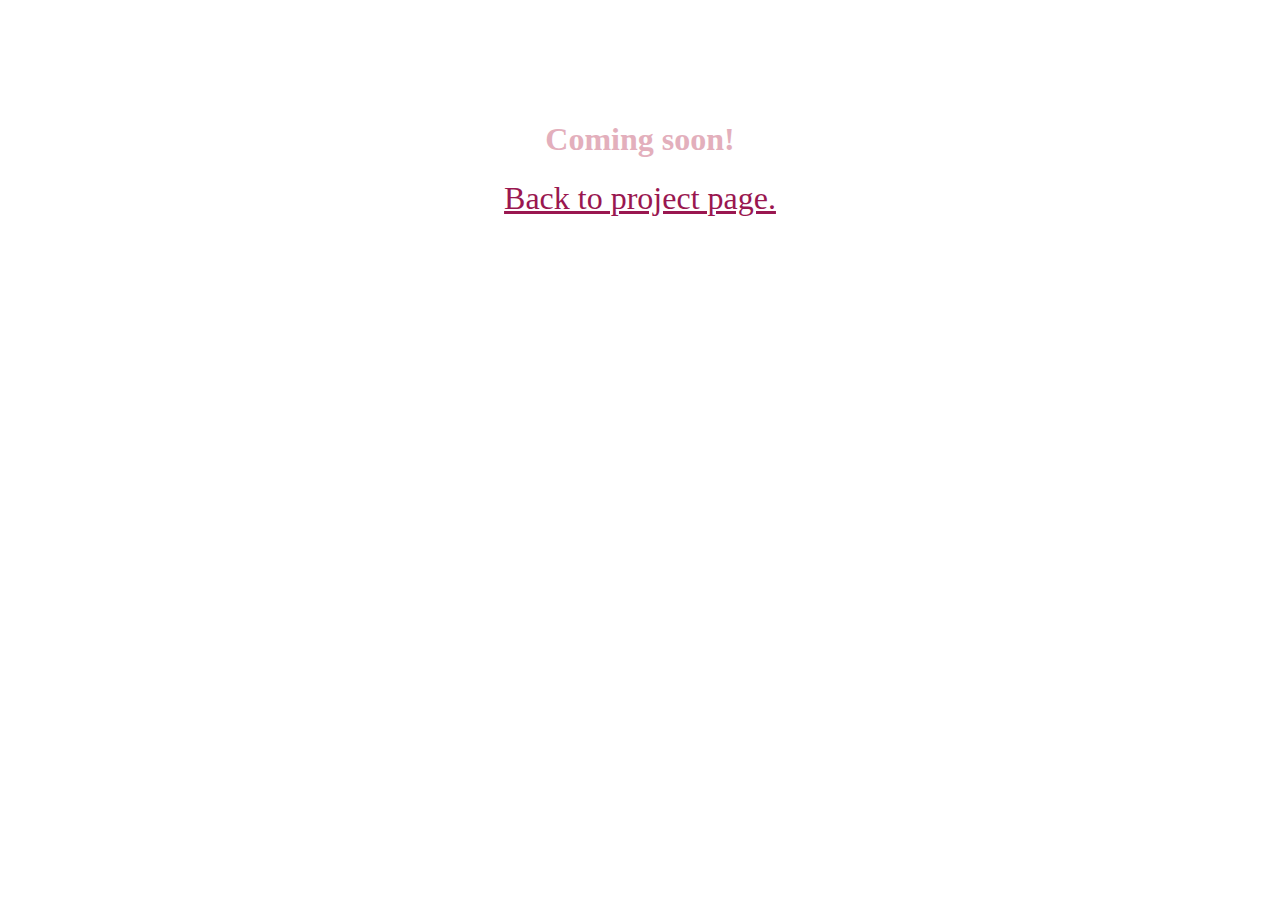
<file: portfolio/under-construction.html>
<!DOCTYPE html>
<html lang="en">
  <head>
    <meta charset="UTF-8" />
    <meta http-equiv="X-UA-Compatible" content="IE=edge" />
    <meta name="viewport" content="width=device-width, initial-scale=1.0" />
    <link rel="icon" href="./images/fav-icon.jpeg" />
    <title>Under Construction</title>
  </head>
  <body
    style="
      display: flex;
      justify-content: center;
      flex-direction: column;
      align-items: center;
      margin-top: 100px;
      color: #9a1750;
    "
  >
    <h1 style="color: #e3afbc">Coming soon!</h1>

    <a href="./projects.html" style="font-size: 2em; color: #9a1750"
      >Back to project page.</a
    >
  </body>
</html>
</file>
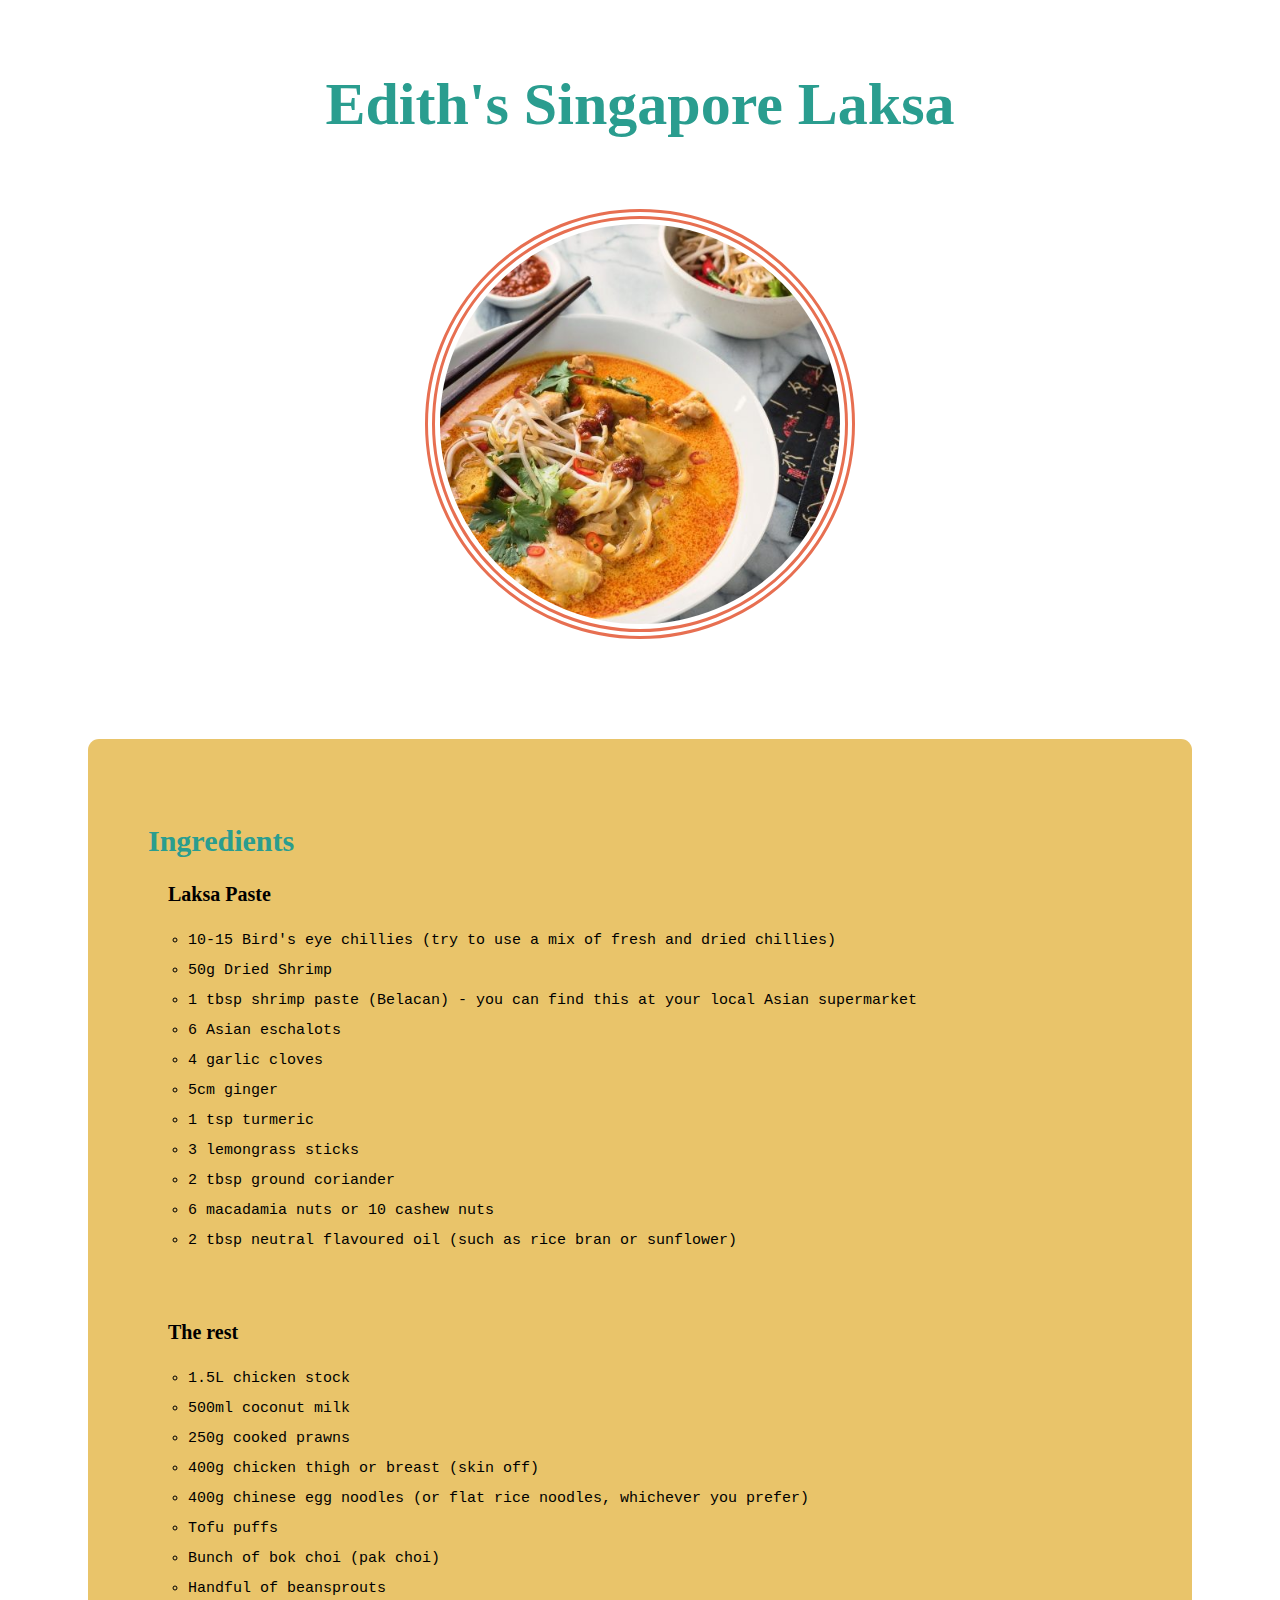
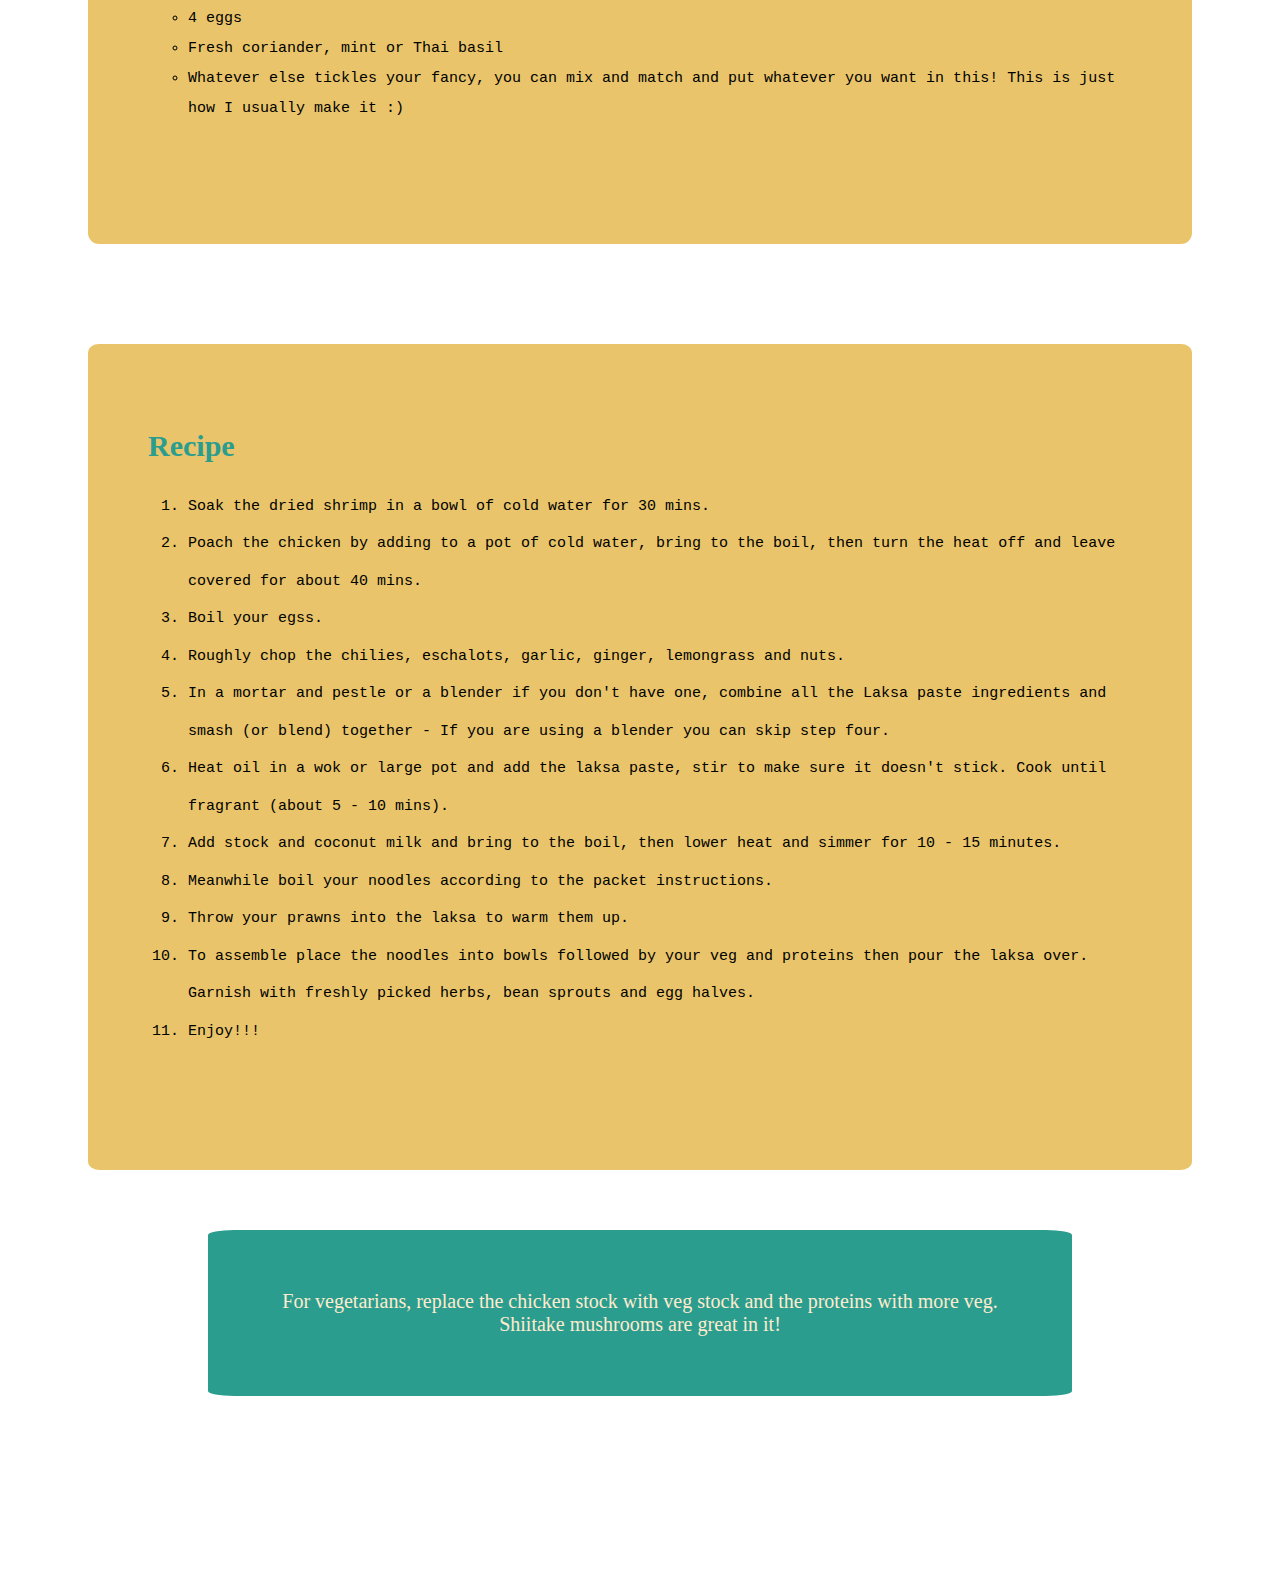
<file: portfolio/Linked-Projects/laksa.html>
<!DOCTYPE html>
<html lang="en">
  <head>
    <meta charset="UTF-8" />
    <meta name="viewport" content="width=device-width, initial-scale=1.0" />
    <link rel="stylesheet" href="laksa.css" />
    <title>Singapore Laksa Recipe</title>
    <link rel="icon" href="./laksa/laksafront-1-500x500 (1).jpg" />
  </head>
  <body>
    <header>
      <h1>Edith's Singapore Laksa</h1>
    </header>

    <img src="./laksa/laksafront-1-500x500 (1).jpg" alt="" />

    <section id="ingredients">
      <h2>Ingredients</h2>
      <h3>Laksa Paste</h3>
      <ul>
        <li>
          10-15 Bird's eye chillies (try to use a mix of fresh and dried
          chillies)
        </li>
        <li>50g Dried Shrimp</li>
        <li>
          1 tbsp shrimp paste (Belacan) - you can find this at your local Asian
          supermarket
        </li>
        <li>6 Asian eschalots</li>
        <li>4 garlic cloves</li>
        <li>5cm ginger</li>
        <li>1 tsp turmeric</li>
        <li>3 lemongrass sticks</li>
        <li>2 tbsp ground coriander</li>
        <li>6 macadamia nuts or 10 cashew nuts</li>
        <li>2 tbsp neutral flavoured oil (such as rice bran or sunflower)</li>
      </ul>

      <h3>The rest</h3>
      <ul>
        <li>1.5L chicken stock</li>
        <li>500ml coconut milk</li>
        <li>250g cooked prawns</li>
        <li>400g chicken thigh or breast (skin off)</li>
        <li>
          400g chinese egg noodles (or flat rice noodles, whichever you prefer)
        </li>
        <li>Tofu puffs</li>
        <li>Bunch of bok choi (pak choi)</li>
        <li>Handful of beansprouts</li>
        <li>4 eggs</li>
        <li>Fresh coriander, mint or Thai basil</li>
        <li>
          Whatever else tickles your fancy, you can mix and match and put
          whatever you want in this! This is just how I usually make it :)
        </li>
      </ul>
    </section>

    <section id="recipe">
      <h2>Recipe</h2>
      <ol>
        <li>Soak the dried shrimp in a bowl of cold water for 30 mins.</li>
        <li>
          Poach the chicken by adding to a pot of cold water, bring to the boil,
          then turn the heat off and leave covered for about 40 mins.
        </li>
        <li>Boil your egss.</li>
        <li>
          Roughly chop the chilies, eschalots, garlic, ginger, lemongrass and
          nuts.
        </li>
        <li>
          In a mortar and pestle or a blender if you don't have one, combine all
          the Laksa paste ingredients and smash (or blend) together - If you are
          using a blender you can skip step four.
        </li>

        <li>
          Heat oil in a wok or large pot and add the laksa paste, stir to make
          sure it doesn't stick. Cook until fragrant (about 5 - 10 mins).
        </li>
        <li>
          Add stock and coconut milk and bring to the boil, then lower heat and
          simmer for 10 - 15 minutes.
        </li>
        <li>
          Meanwhile boil your noodles according to the packet instructions.
        </li>
        <li>Throw your prawns into the laksa to warm them up.</li>
        <li>
          To assemble place the noodles into bowls followed by your veg and
          proteins then pour the laksa over. Garnish with freshly picked herbs,
          bean sprouts and egg halves.
        </li>
        <li>Enjoy!!!</li>
      </ol>
    </section>

    <section>
      <p>
        For vegetarians, replace the chicken stock with veg stock and the
        proteins with more veg. Shiitake mushrooms are great in it!
      </p>
    </section>
  </body>
</html>
</file>
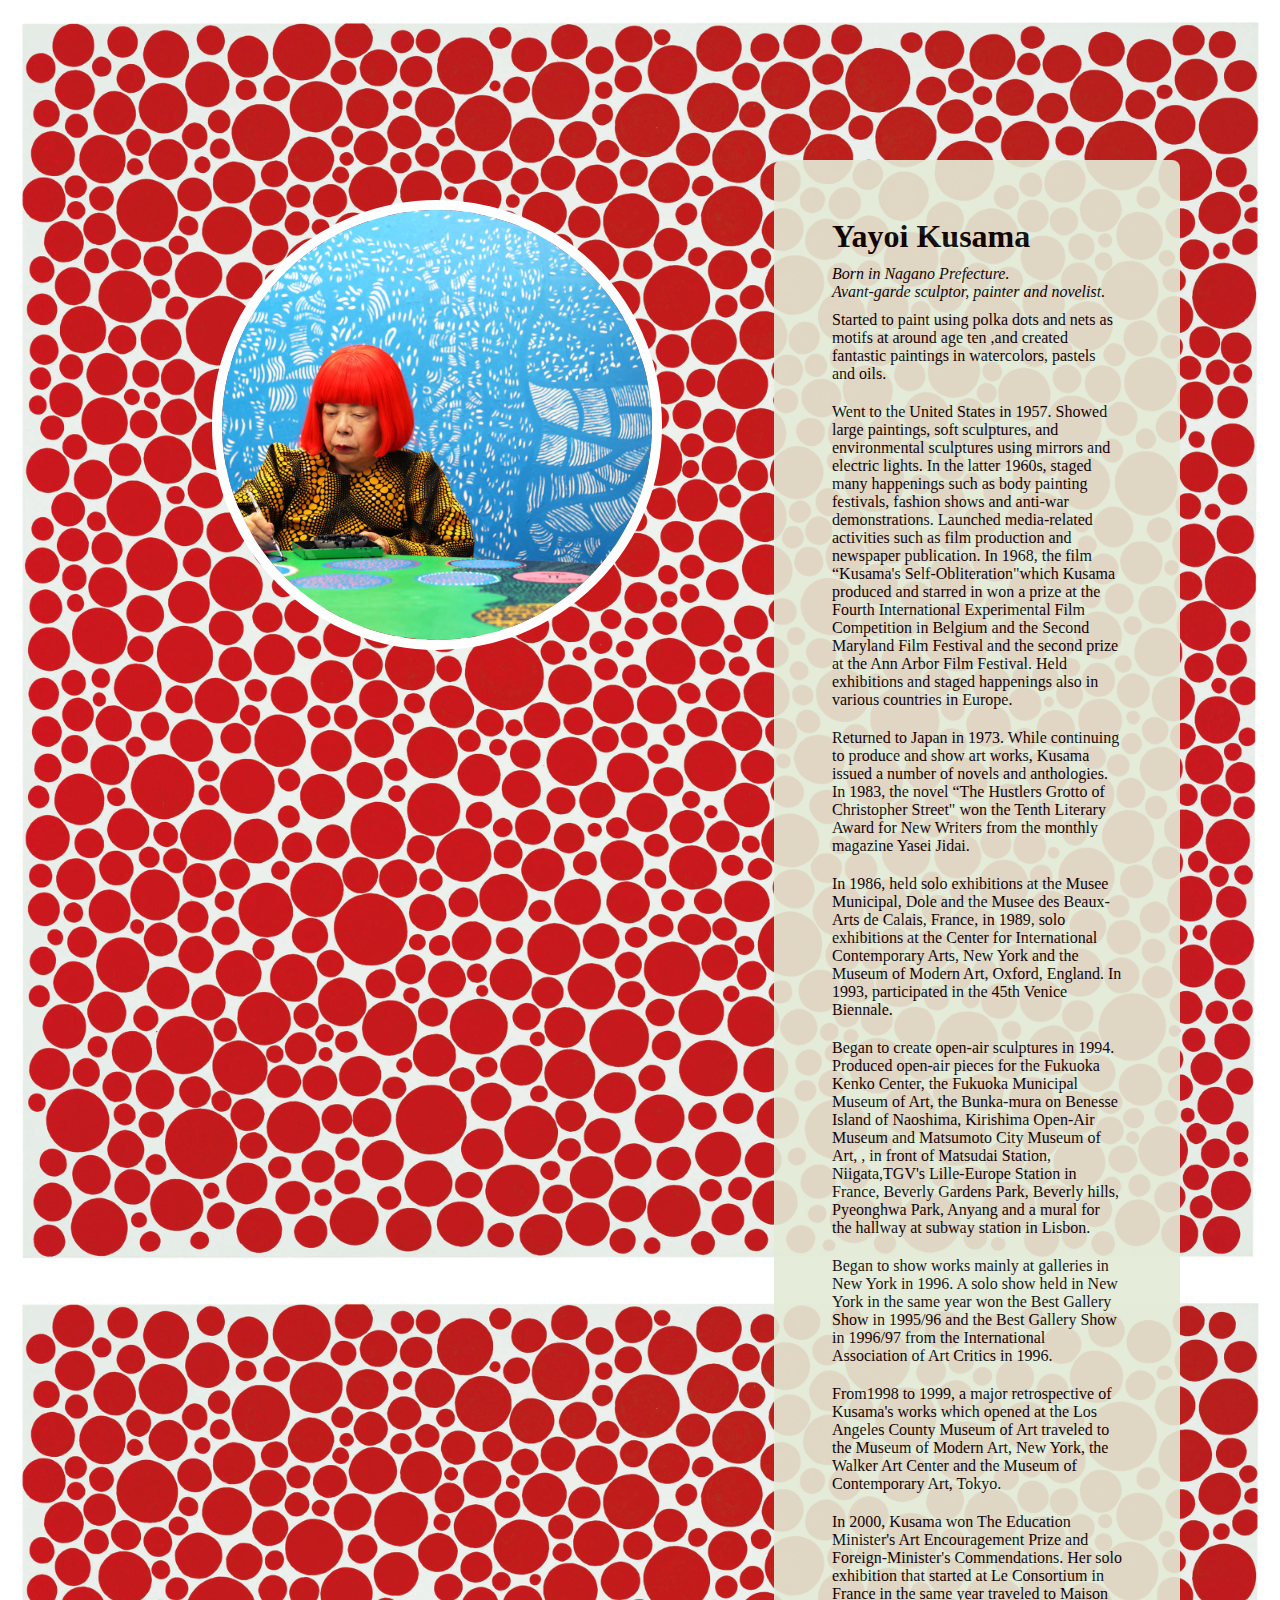
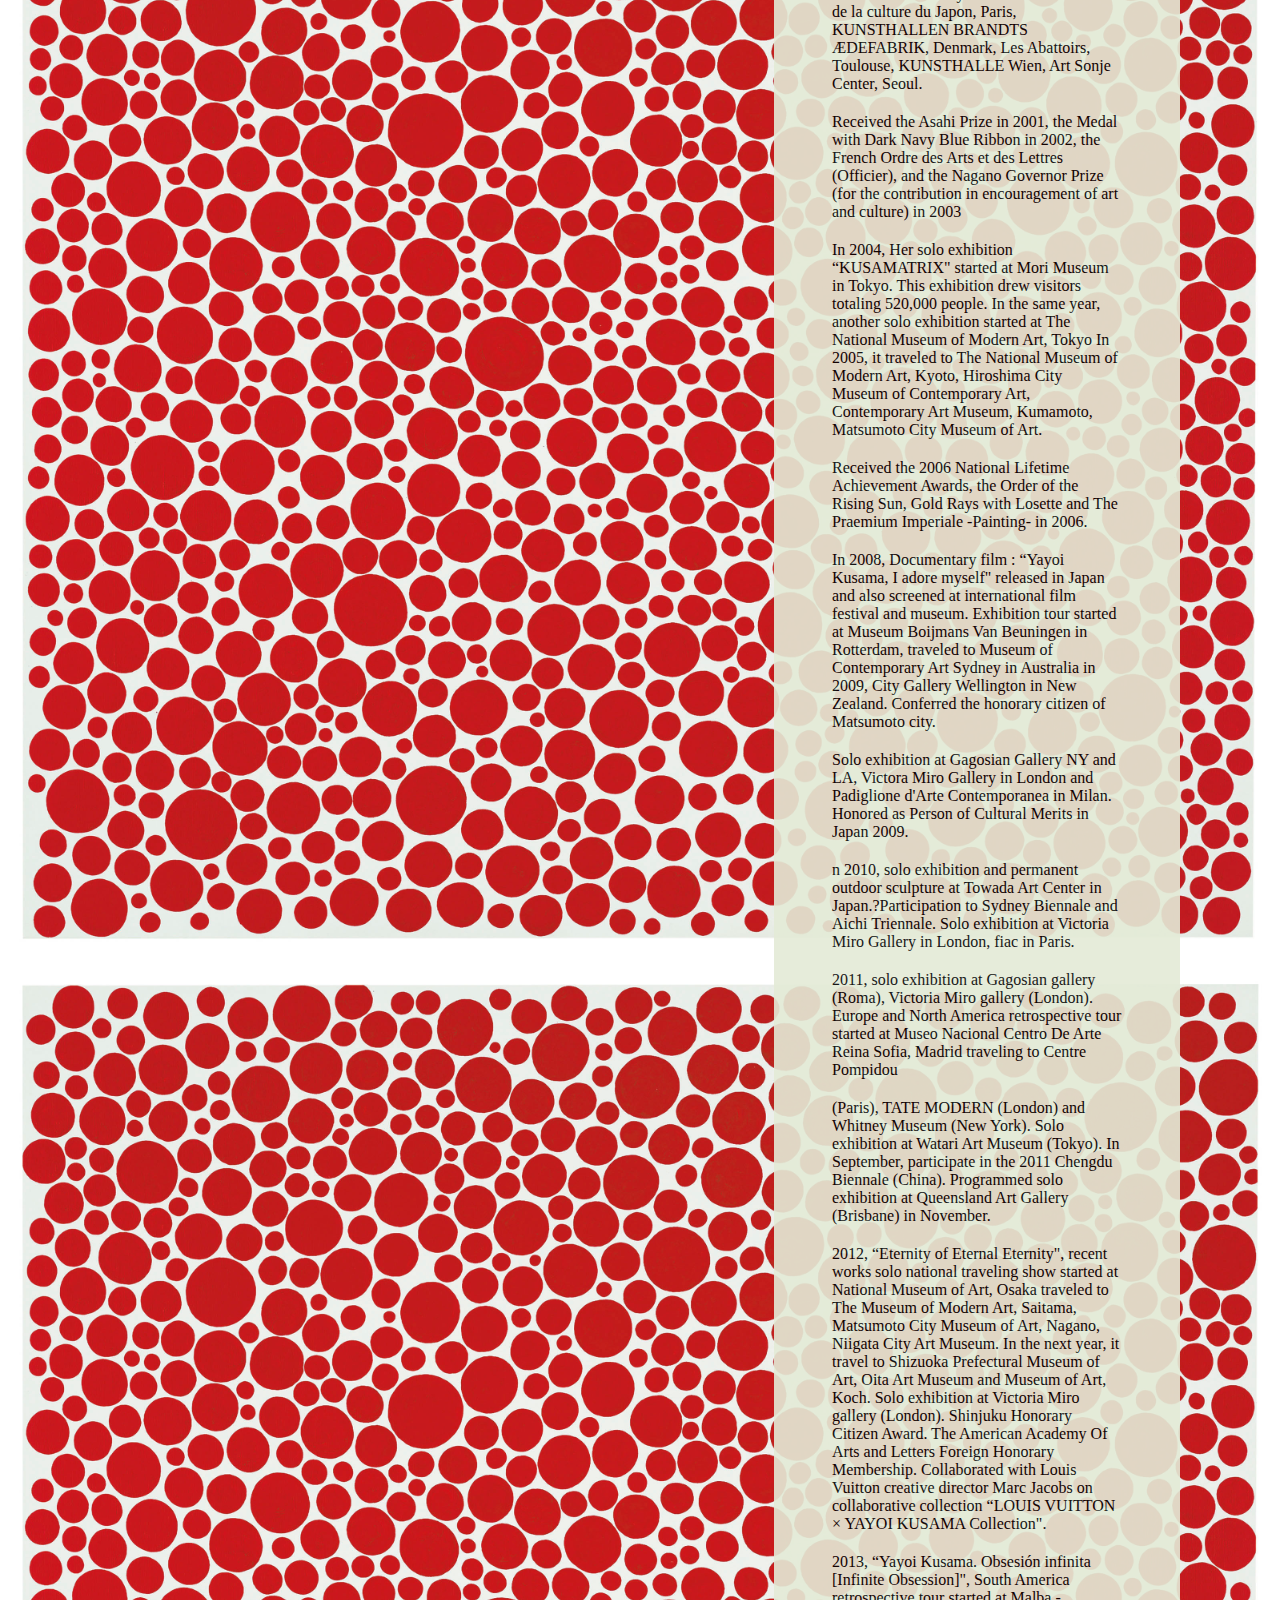
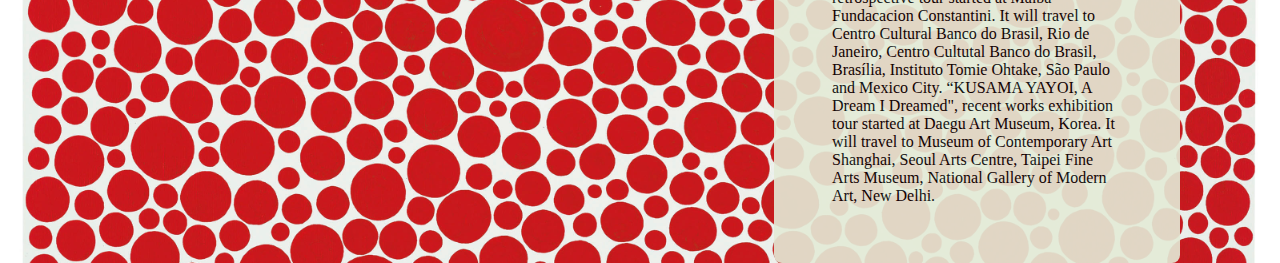
<file: portfolio/Linked-Projects/yayoi-kusama.html>
<!DOCTYPE html>
<html lang="en">
  <head>
    <meta charset="UTF-8" />
    <meta name="viewport" content="width=device-width, initial-scale=1.0" />
    <link rel="stylesheet" href="yayoi-kusama.css" />

    <title>About</title>
  </head>

  <body>

  <!-- <header>
      <div class="logo">
        <img src="/images/51MHgoNjyzL._AC_SX466_.jpg" alt="Logo" />
      </div>
      <nav>
        <a href="index.html">Home</a>
        <a href="aboutus.html">About<span>Us</span></a>
        <a href="gallery.html">Gallery</a>
        <a href="contact.html">Contact</a>
      </nav>
    </header> -->
    <div class="grid-container">
      <div class="grid-item" id="image">
        <img id="main-image" src="./Artist-Bio-Yayoi-Kusmama/about-image.jpeg" />
      </div>
      <div class="grid-item" id="about-text">
        <h1>Yayoi Kusama</h1>
        <span
          >Born in Nagano Prefecture. </span>
         <span>Avant-garde sculptor, painter and novelist.</span>
     
        
          <p>
          Started to paint using polka dots and nets as motifs at around age ten
          ,and created fantastic paintings in watercolors, pastels and oils.
        </p>

        <p>
          Went to the United States in 1957. Showed large paintings, soft
          sculptures, and environmental sculptures using mirrors and electric
          lights. In the latter 1960s, staged many happenings such as body
          painting festivals, fashion shows and anti-war demonstrations.
          Launched media-related activities such as film production and
          newspaper publication. In 1968, the film “Kusama's
          Self-Obliteration"which Kusama produced and starred in won a prize at
          the Fourth International Experimental Film Competition in Belgium and
          the Second Maryland Film Festival and the second prize at the Ann
          Arbor Film Festival. Held exhibitions and staged happenings also in
          various countries in Europe.
        </p>
        <p>
          Returned to Japan in 1973. While continuing to produce and show art
          works, Kusama issued a number of novels and anthologies. In 1983, the
          novel “The Hustlers Grotto of Christopher Street" won the Tenth
          Literary Award for New Writers from the monthly magazine Yasei Jidai.
        </p>
        <p>
          In 1986, held solo exhibitions at the Musee Municipal, Dole and the
          Musee des Beaux-Arts de Calais, France, in 1989, solo exhibitions at
          the Center for International Contemporary Arts, New York and the
          Museum of Modern Art, Oxford, England. In 1993, participated in the
          45th Venice Biennale.
        </p>
        <p>
          Began to create open-air sculptures in 1994. Produced open-air pieces
          for the Fukuoka Kenko Center, the Fukuoka Municipal Museum of Art, the
          Bunka-mura on Benesse Island of Naoshima, Kirishima Open-Air Museum
          and Matsumoto City Museum of Art, , in front of Matsudai Station,
          Niigata,TGV's Lille-Europe Station in France, Beverly Gardens Park,
          Beverly hills, Pyeonghwa Park, Anyang and a mural for the hallway at
          subway station in Lisbon.
        </p>
        <p>
          Began to show works mainly at galleries in New York in 1996. A solo
          show held in New York in the same year won the Best Gallery Show in
          1995/96 and the Best Gallery Show in 1996/97 from the International
          Association of Art Critics in 1996.
        </p>
        <p>
          From1998 to 1999, a major retrospective of Kusama's works which opened
          at the Los Angeles County Museum of Art traveled to the Museum of
          Modern Art, New York, the Walker Art Center and the Museum of
          Contemporary Art, Tokyo.
        </p>

        <p>
          In 2000, Kusama won The Education Minister's Art Encouragement Prize
          and Foreign-Minister's Commendations. Her solo exhibition that started
          at Le Consortium in France in the same year traveled to Maison de la
          culture du Japon, Paris, KUNSTHALLEN BRANDTS ÆDEFABRIK, Denmark, Les
          Abattoirs, Toulouse, KUNSTHALLE Wien, Art Sonje Center, Seoul.
        </p>

        <p>
          Received the Asahi Prize in 2001, the Medal with Dark Navy Blue Ribbon
          in 2002, the French Ordre des Arts et des Lettres (Officier), and the
          Nagano Governor Prize (for the contribution in encouragement of art
          and culture) in 2003
        </p>
        <p>
          In 2004, Her solo exhibition “KUSAMATRIX" started at Mori Museum in
          Tokyo. This exhibition drew visitors totaling 520,000 people. In the
          same year, another solo exhibition started at The National Museum of
          Modern Art, Tokyo In 2005, it traveled to The National Museum of
          Modern Art, Kyoto, Hiroshima City Museum of Contemporary Art,
          Contemporary Art Museum, Kumamoto, Matsumoto City Museum of Art.
        </p>

        <p>
          Received the 2006 National Lifetime Achievement Awards, the Order of
          the Rising Sun, Gold Rays with Losette and The Praemium Imperiale
          -Painting- in 2006.
        
        </p>
        
        <p>In 2008, Documentary film : “Yayoi Kusama, I adore myself" released in Japan and also screened at international film festival and museum. Exhibition tour started at Museum Boijmans Van Beuningen in Rotterdam, traveled to Museum of Contemporary Art Sydney in Australia in 2009, City Gallery Wellington in New Zealand. Conferred the honorary citizen of Matsumoto city.</p>
   
   <p>Solo exhibition at Gagosian Gallery NY and LA, Victora Miro Gallery in London and Padiglione d'Arte Contemporanea in Milan. Honored as Person of Cultural Merits in Japan 2009.</p>
<p>n 2010, solo exhibition and permanent outdoor sculpture at Towada Art Center in Japan.?Participation to Sydney Biennale and Aichi Triennale. Solo exhibition at Victoria Miro Gallery in London, fiac in Paris.</p>   
<p>2011, solo exhibition at Gagosian gallery (Roma), Victoria Miro gallery (London). Europe and North America retrospective tour started at Museo
Nacional Centro De Arte Reina Sofia, Madrid traveling to Centre Pompidou</p>

<p>(Paris), TATE MODERN (London) and Whitney Museum (New York). Solo exhibition at Watari Art Museum (Tokyo). In September, participate in the 2011 Chengdu Biennale (China). Programmed solo exhibition at Queensland Art Gallery (Brisbane) in November.</p>

<p>2012, “Eternity of Eternal Eternity", recent works solo national traveling show started at National Museum of Art, Osaka traveled to The Museum of Modern Art, Saitama, Matsumoto City Museum of Art, Nagano, Niigata City Art Museum. In the next year, it travel to Shizuoka Prefectural Museum of Art, Oita Art Museum and Museum of Art, Koch. Solo exhibition at Victoria Miro gallery (London). Shinjuku Honorary Citizen Award. The American Academy Of Arts and Letters Foreign Honorary Membership. Collaborated with Louis Vuitton creative director Marc Jacobs on collaborative collection “LOUIS VUITTON × YAYOI KUSAMA Collection".</p>

<p>2013, “Yayoi Kusama. Obsesión infinita [Infinite Obsession]", South America retrospective tour started at Malba - Fundacacion Constantini. It will travel to Centro Cultural Banco do Brasil, Rio de Janeiro, Centro Cultutal Banco do Brasil, Brasília, Instituto Tomie Ohtake, São Paulo and Mexico City. “KUSAMA YAYOI, A Dream I Dreamed", recent works exhibition tour started at Daegu Art Museum, Korea. It will travel to Museum of Contemporary Art Shanghai, Seoul Arts Centre, Taipei Fine Arts Museum, National Gallery of Modern Art, New Delhi.</p>
</div>


  </body>
</html>
</file>
<file: portfolio/Linked-Projects/laksa.css>
:root{
    font-size: 62.5%;
}

h1{
    text-align: center;
    padding: .5em;
    font-size: 6em;
    color: #2a9d8f;
}

img{
    display: block;
    margin-left: auto;
    margin-right: auto;
border-radius: 50%;
width: 400px;
border: solid 1em  #e76f51;
border-style: double;
padding: .5em;

}



#ingredients{

background-color: #e9c46a;
display: block;
margin: 10em 8em 0 8em;

padding: 6em;
border-radius: 1%;

}

h2{
    font-size: 3em;
    color: #2a9d8f;
  
}

h3{
    font-size: 2em;
    padding-left: 1em;
    
}

ul{
    font-family: 'Courier New', Courier, monospace;
    font-size: 1.5em;
    line-height: 2em;
    list-style: circle;
    padding-bottom: 3em;
}

#recipe{
    background-color: #e9c46a;
display: block;
margin: 10em 8em 0 8em;
padding: 6em;
border-radius: 1%;
}

ol{
    font-family: 'Courier New', Courier, monospace;
    font-size: 1.5em;
    line-height: 2.5em; 
padding-bottom: 3em;
}

p{
    font-size: 2em;
    margin: 3em 10em 10em 10em;
    text-align: center;
   padding: 3em;
    background-color: #2a9d8f;
    border-radius: 3%;
    color: blanchedalmond;
}
</file>
<file: portfolio/Linked-Projects/yayoi-kusama.css>
*{
    margin: 0;
    padding: 0;

    font-size: 1.6rem;
   box-sizing: border-box;
}

:root{
    font-size: 62.5%;
}

body{
    box-sizing: border-box;
    background-image: url(./Artist-Bio-Yayoi-Kusmama/background.jpeg);
   
    background-size: cover;
}

.grid-container{

    display: grid;
    height: 95vh;

    grid-template-columns: 100px 4fr 4fr 100px;
    grid-template-rows: 1fr;

    /* border: solid 5px red; */
}

.grid-item{
    /* border: solid 1px green; */


}

#image{
  

    grid-area: 2/2 /4 /3;
    background-size: contain;

}

#image:hover{
  
        transform: scale(1.3); 
       
}

#main-image{

    width: 450px;
 border-radius: 50%;

margin-top: 200px;
margin-left: 7em;
border: solid white 10px;

margin-right: 7em;

}

#about-text{
    background-color: rgb(228, 235, 215);
    grid-area: 2/3 /5 /4;

    border-radius: .8rem;
    padding: 3em;
    margin-top: 10em;
    opacity: .9;
}

#about-text:hover{
    transform: scale(1.1); 
}

h1{
    padding: 10px;
    font-size: 2em;
}

p{
    padding: 10px;
}

span{
    display: block;
   padding-left: 10px;
  
   
    font-style: italic;
}
</file>
